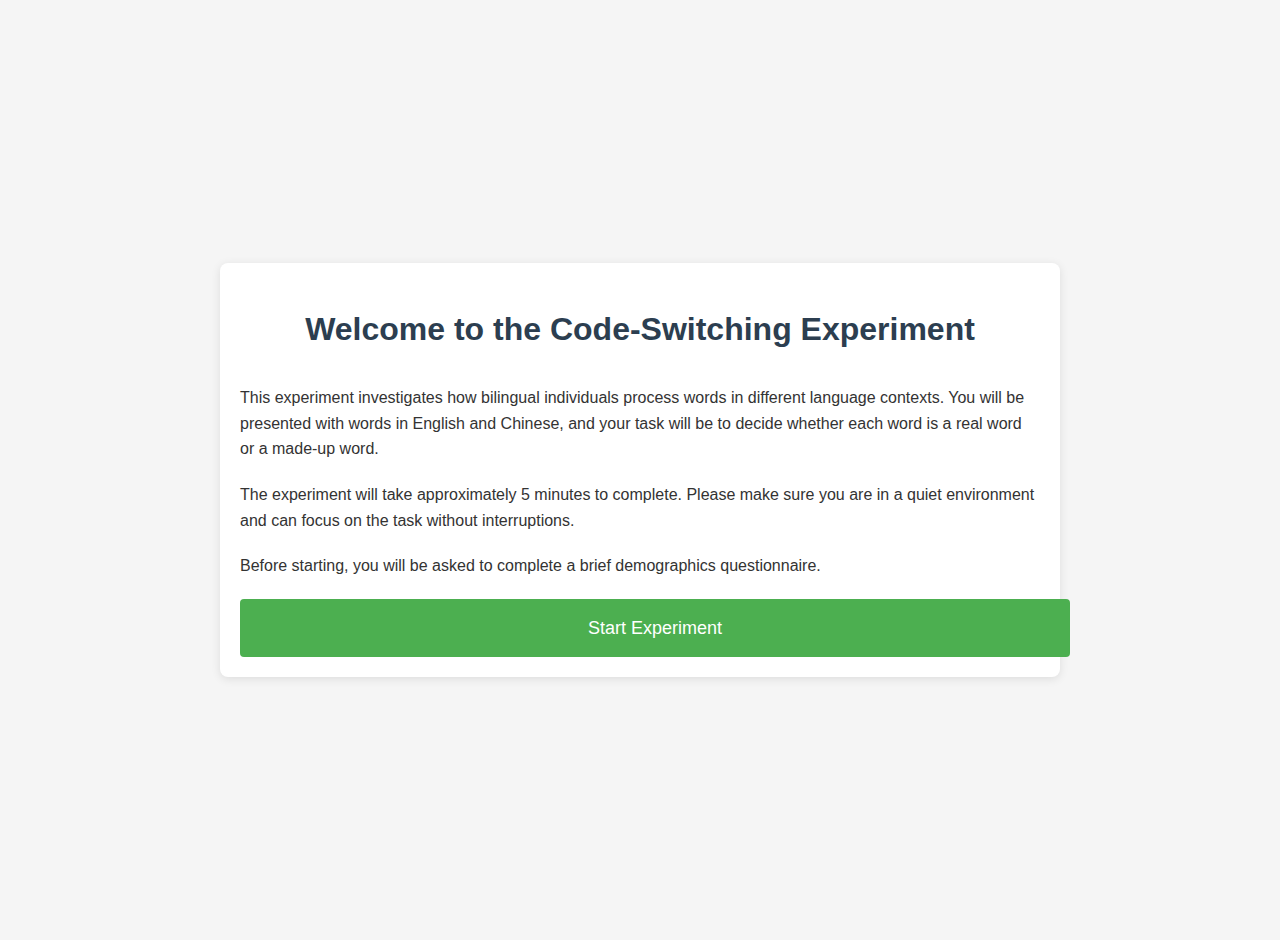
<file: templates/index.html>
<!DOCTYPE html>
<html lang="en">
<head>
    <meta charset="UTF-8">
    <meta name="viewport" content="width=device-width, initial-scale=1.0">
    <title>Welcome to the Experiment</title>
    <style>
        body {
            font-family: Arial, sans-serif;
            line-height: 1.6;
            color: #333;
            margin: 0;
            padding: 20px;
            background-color: #f5f5f5;
            display: flex;
            justify-content: center;
            align-items: center;
            min-height: 100vh;
        }

        .container {
            max-width: 800px;
            width: 100%;
            background-color: white;
            padding: 20px;
            border-radius: 8px;
            box-shadow: 0 2px 10px rgba(0, 0, 0, 0.1);
        }

        h1 {
            text-align: center;
            color: #2c3e50;
            margin-bottom: 30px;
        }

        p {
            margin-bottom: 20px;
        }

        .start-button {
            display: block;
            width: 100%;
            padding: 15px;
            background-color: #4CAF50;
            color: white;
            text-align: center;
            text-decoration: none;
            border-radius: 4px;
            font-size: 18px;
            margin-top: 20px;
        }

        .start-button:hover {
            background-color: #45a049;
        }
    </style>
</head>
<body>
    <div class="container">
        <h1>Welcome to the Code-Switching Experiment</h1>
        <p>This experiment investigates how bilingual individuals process words in different language contexts. You will be presented with words in English and Chinese, and your task will be to decide whether each word is a real word or a made-up word.</p>
        <p>The experiment will take approximately 5 minutes to complete. Please make sure you are in a quiet environment and can focus on the task without interruptions.</p>
        <p>Before starting, you will be asked to complete a brief demographics questionnaire.</p>
        <a href="{{ url_for('demographics') }}" class="start-button">Start Experiment</a>
    </div>
</body>
</html>
</file>
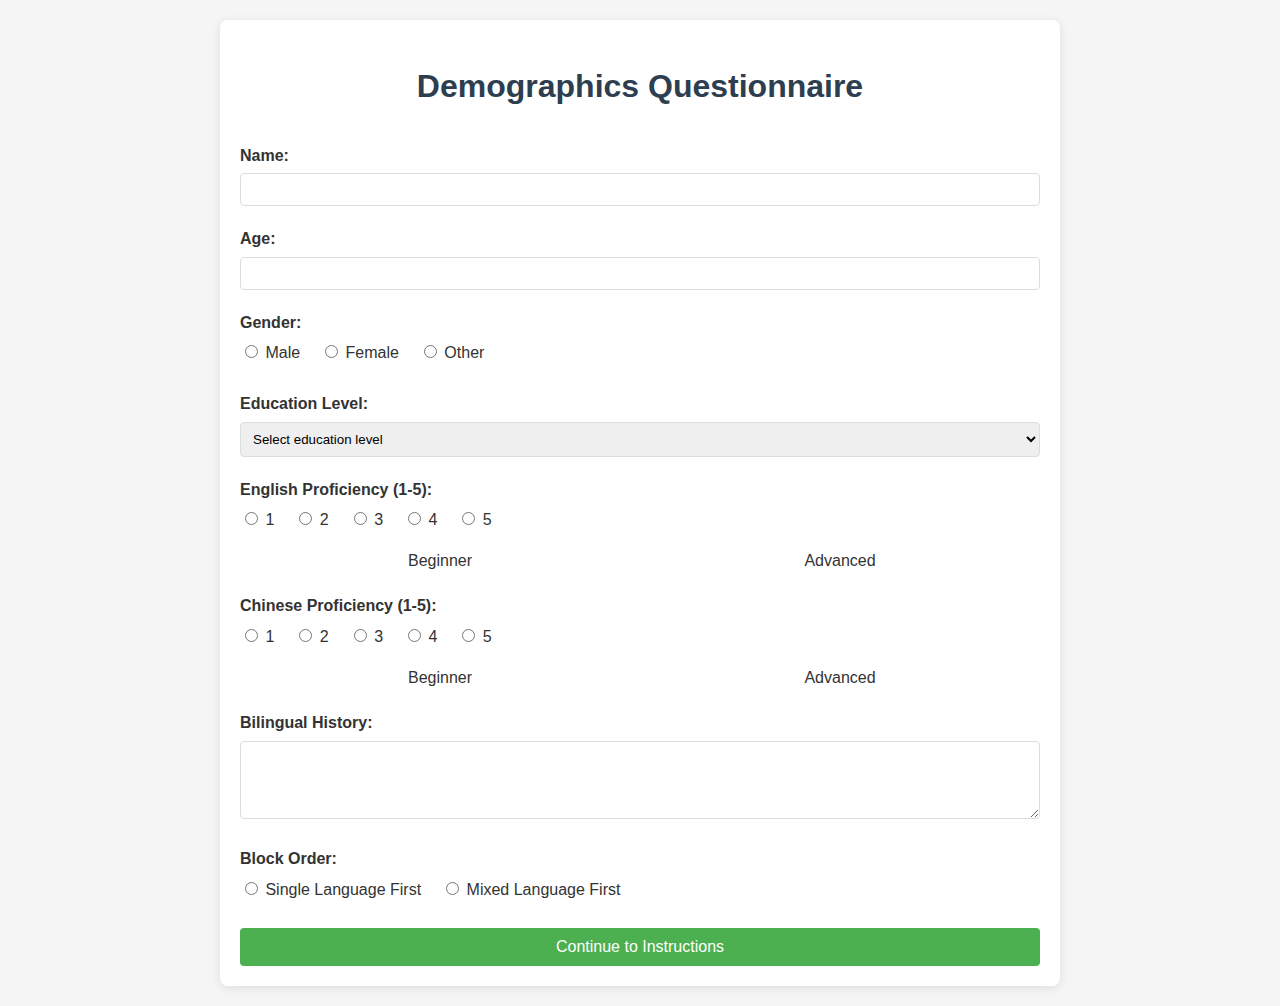
<file: templates/demographics.html>
<!DOCTYPE html>
<html lang="en">
<head>
    <meta charset="UTF-8">
    <meta name="viewport" content="width=device-width, initial-scale=1.0">
    <title>Demographics Questionnaire</title>
    <style>
        body {
            font-family: Arial, sans-serif;
            line-height: 1.6;
            color: #333;
            margin: 0;
            padding: 20px;
            background-color: #f5f5f5;
            display: flex;
            justify-content: center;
            align-items: center;
            min-height: 100vh;
        }

        .container {
            max-width: 800px;
            width: 100%;
            background-color: white;
            padding: 20px;
            border-radius: 8px;
            box-shadow: 0 2px 10px rgba(0, 0, 0, 0.1);
        }

        h1 {
            text-align: center;
            color: #2c3e50;
            margin-bottom: 30px;
        }

        .form-group {
            margin-bottom: 20px;
        }

        label {
            display: block;
            margin-bottom: 5px;
            font-weight: bold;
        }

        input[type="text"],
        input[type="number"],
        select,
        textarea {
            width: 100%;
            padding: 8px;
            border: 1px solid #ddd;
            border-radius: 4px;
            box-sizing: border-box;
        }

        .radio-group {
            display: flex;
            gap: 20px;
            margin-bottom: 10px;
        }

        .radio-group label {
            font-weight: normal;
        }

        button {
            background-color: #4CAF50;
            color: white;
            padding: 10px 20px;
            border: none;
            border-radius: 4px;
            cursor: pointer;
            width: 100%;
            font-size: 16px;
        }

        button:hover {
            background-color: #45a049;
        }

        .proficiency-scale {
            display: flex;
            justify-content: space-between;
            margin: 10px 0;
        }

        .proficiency-scale span {
            font-weight: normal;
            text-align: center;
            flex: 1;
        }
    </style>
</head>
<body>
    <div class="container">
        <h1>Demographics Questionnaire</h1>
        <form action="{{ url_for('demographics') }}" method="post">
            <div class="form-group">
                <label for="name">Name:</label>
                <input type="text" id="name" name="name" required>
            </div>

            <div class="form-group">
                <label for="age">Age:</label>
                <input type="number" id="age" name="age" required min="18" max="100">
            </div>

            <div class="form-group">
                <label>Gender:</label>
                <div class="radio-group">
                    <label>
                        <input type="radio" name="gender" value="male" required> Male
                    </label>
                    <label>
                        <input type="radio" name="gender" value="female" required> Female
                    </label>
                    <label>
                        <input type="radio" name="gender" value="other" required> Other
                    </label>
                </div>
            </div>

            <div class="form-group">
                <label for="education">Education Level:</label>
                <select id="education" name="education" required>
                    <option value="">Select education level</option>
                    <option value="high_school">High School</option>
                    <option value="bachelors">Bachelor's Degree</option>
                    <option value="masters">Master's Degree</option>
                    <option value="phd">PhD</option>
                    <option value="other">Other</option>
                </select>
            </div>

            <div class="form-group">
                <label>English Proficiency (1-5):</label>
                <div class="radio-group">
                    <label>
                        <input type="radio" name="english_proficiency" value="1" required> 1
                    </label>
                    <label>
                        <input type="radio" name="english_proficiency" value="2" required> 2
                    </label>
                    <label>
                        <input type="radio" name="english_proficiency" value="3" required> 3
                    </label>
                    <label>
                        <input type="radio" name="english_proficiency" value="4" required> 4
                    </label>
                    <label>
                        <input type="radio" name="english_proficiency" value="5" required> 5
                    </label>
                </div>
                <div class="proficiency-scale">
                    <span>Beginner</span>
                    <span>Advanced</span>
                </div>
            </div>

            <div class="form-group">
                <label>Chinese Proficiency (1-5):</label>
                <div class="radio-group">
                    <label>
                        <input type="radio" name="chinese_proficiency" value="1" required> 1
                    </label>
                    <label>
                        <input type="radio" name="chinese_proficiency" value="2" required> 2
                    </label>
                    <label>
                        <input type="radio" name="chinese_proficiency" value="3" required> 3
                    </label>
                    <label>
                        <input type="radio" name="chinese_proficiency" value="4" required> 4
                    </label>
                    <label>
                        <input type="radio" name="chinese_proficiency" value="5" required> 5
                    </label>
                </div>
                <div class="proficiency-scale">
                    <span>Beginner</span>
                    <span>Advanced</span>
                </div>
            </div>

            <div class="form-group">
                <label for="bilingual_history">Bilingual History:</label>
                <textarea id="bilingual_history" name="bilingual_history" rows="4" required></textarea>
            </div>

            <div class="form-group">
                <label>Block Order:</label>
                <div class="radio-group">
                    <label>
                        <input type="radio" name="block_order" value="single_first" required> Single Language First
                    </label>
                    <label>
                        <input type="radio" name="block_order" value="mixed_first" required> Mixed Language First
                    </label>
                </div>
            </div>

            <button type="submit">Continue to Instructions</button>
        </form>
    </div>
</body>
</html>
</file>
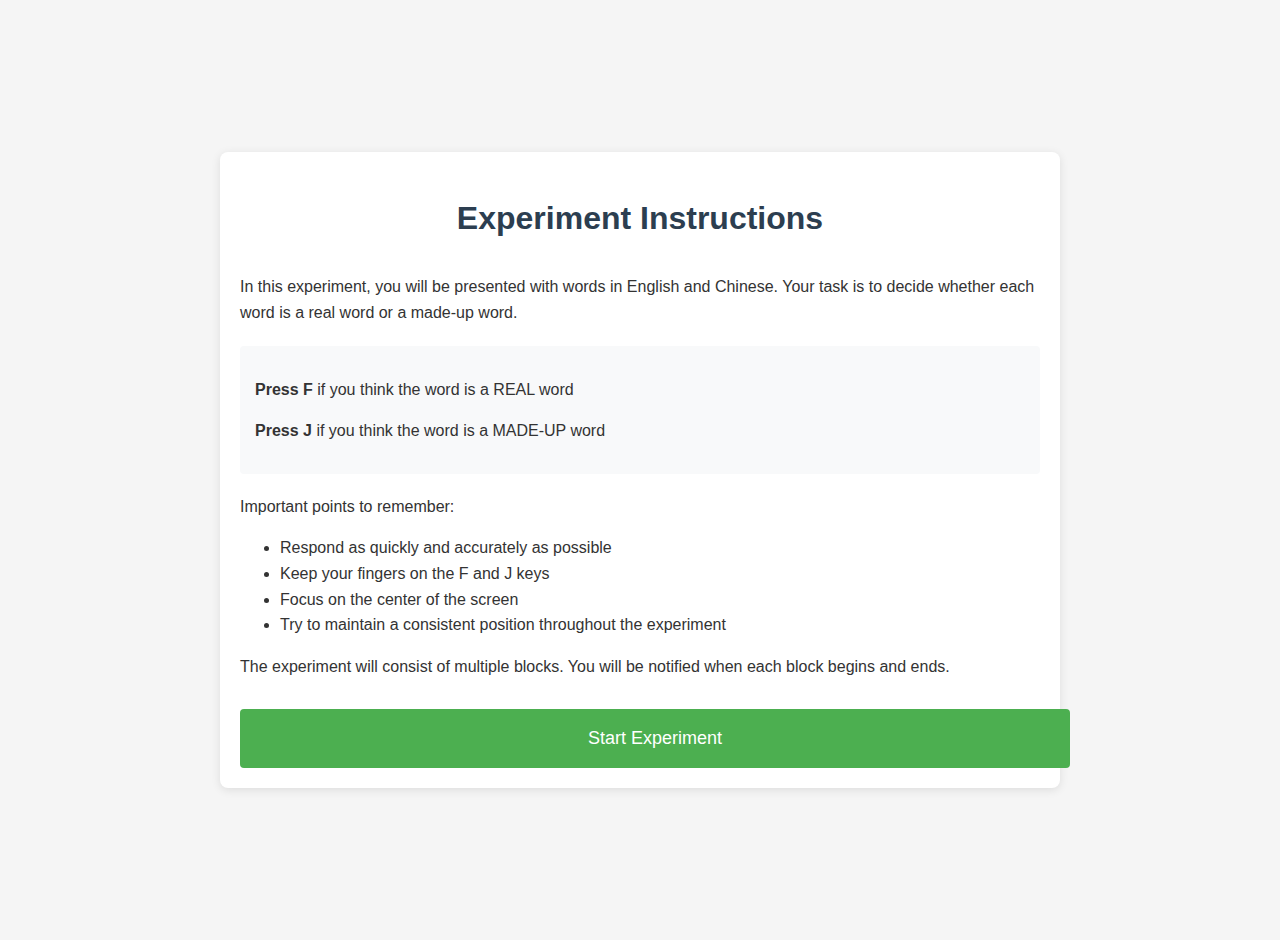
<file: templates/instructions.html>
<!DOCTYPE html>
<html lang="en">
<head>
    <meta charset="UTF-8">
    <meta name="viewport" content="width=device-width, initial-scale=1.0">
    <title>Experiment Instructions</title>
    <style>
        body {
            font-family: Arial, sans-serif;
            line-height: 1.6;
            color: #333;
            margin: 0;
            padding: 20px;
            background-color: #f5f5f5;
            display: flex;
            justify-content: center;
            align-items: center;
            min-height: 100vh;
        }

        .container {
            max-width: 800px;
            width: 100%;
            background-color: white;
            padding: 20px;
            border-radius: 8px;
            box-shadow: 0 2px 10px rgba(0, 0, 0, 0.1);
        }

        h1 {
            text-align: center;
            color: #2c3e50;
            margin-bottom: 30px;
        }

        .instructions {
            margin-bottom: 30px;
        }

        .instructions p {
            margin-bottom: 15px;
        }

        .key-instructions {
            background-color: #f8f9fa;
            padding: 15px;
            border-radius: 4px;
            margin: 20px 0;
        }

        .start-button {
            display: block;
            width: 100%;
            padding: 15px;
            background-color: #4CAF50;
            color: white;
            text-align: center;
            text-decoration: none;
            border-radius: 4px;
            font-size: 18px;
            margin-top: 20px;
        }

        .start-button:hover {
            background-color: #45a049;
        }
    </style>
</head>
<body>
    <div class="container">
        <h1>Experiment Instructions</h1>
        <div class="instructions">
            <p>In this experiment, you will be presented with words in English and Chinese. Your task is to decide whether each word is a real word or a made-up word.</p>
            
            <div class="key-instructions">
                <p><strong>Press F</strong> if you think the word is a REAL word</p>
                <p><strong>Press J</strong> if you think the word is a MADE-UP word</p>
            </div>

            <p>Important points to remember:</p>
            <ul>
                <li>Respond as quickly and accurately as possible</li>
                <li>Keep your fingers on the F and J keys</li>
                <li>Focus on the center of the screen</li>
                <li>Try to maintain a consistent position throughout the experiment</li>
            </ul>

            <p>The experiment will consist of multiple blocks. You will be notified when each block begins and ends.</p>
        </div>

        <a href="{{ url_for('experiment', condition=session.get('block_order', 'single_first') == 'single_first' and 'single' or 'mixed', block=1) }}" class="start-button">Start Experiment</a>
    </div>
</body>
</html>
</file>
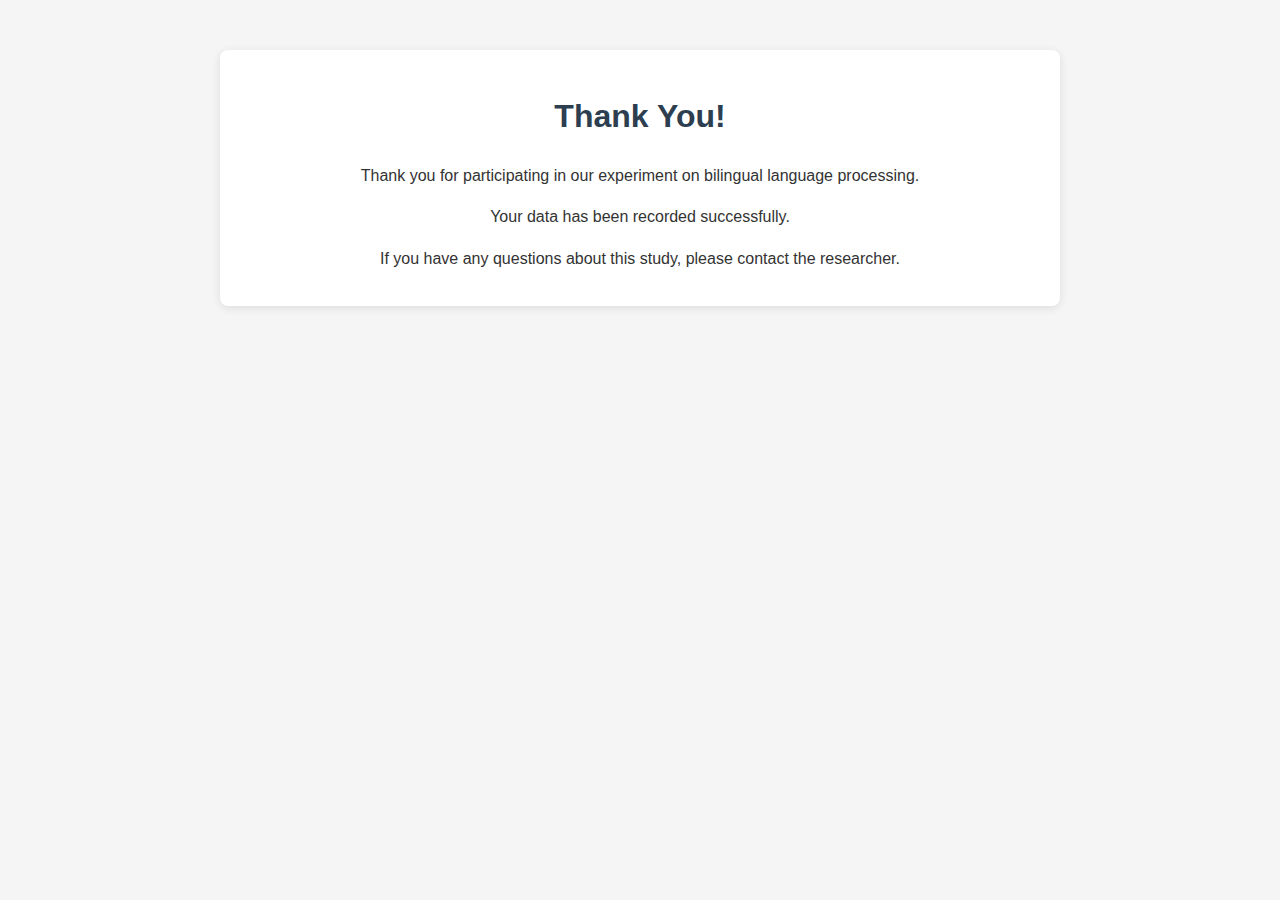
<file: templates/thank_you.html>
<!DOCTYPE html>
<html lang="en">
<head>
    <meta charset="UTF-8">
    <meta name="viewport" content="width=device-width, initial-scale=1.0">
    <title>Thank You</title>
    <style>
        body {
            font-family: Arial, sans-serif;
            line-height: 1.6;
            color: #333;
            margin: 0;
            padding: 0;
            background-color: #f5f5f5;
        }

        .container {
            max-width: 800px;
            margin: 0 auto;
            padding: 20px;
            background-color: white;
            border-radius: 8px;
            box-shadow: 0 2px 10px rgba(0, 0, 0, 0.1);
            margin-top: 50px;
            text-align: center;
        }

        h1 {
            color: #2c3e50;
            text-align: center;
            margin-bottom: 20px;
        }

        p {
            margin-bottom: 15px;
        }
    </style>
</head>
<body>
    <div class="container">
        <h1>Thank You!</h1>
        <p>Thank you for participating in our experiment on bilingual language processing.</p>
        <p>Your data has been recorded successfully.</p>
        <p>If you have any questions about this study, please contact the researcher.</p>
    </div>
</body>
</html>
</file>
